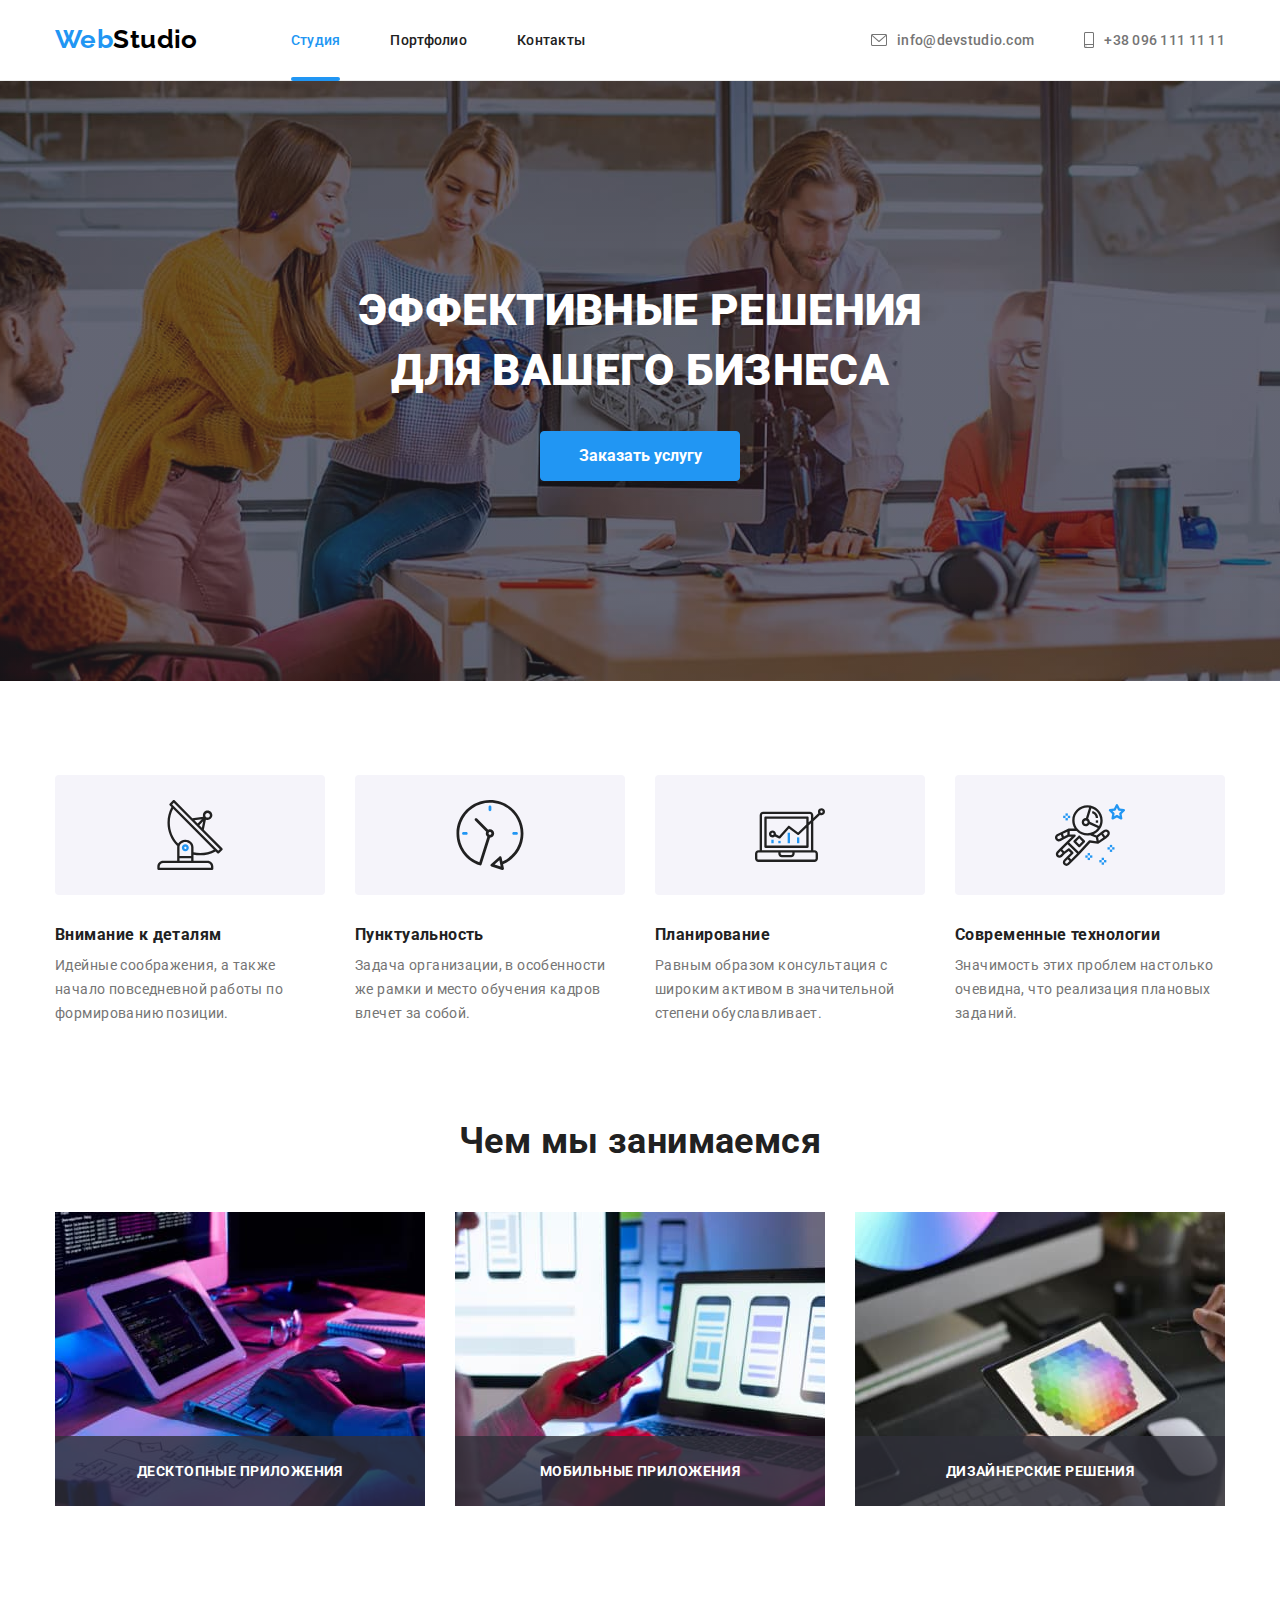
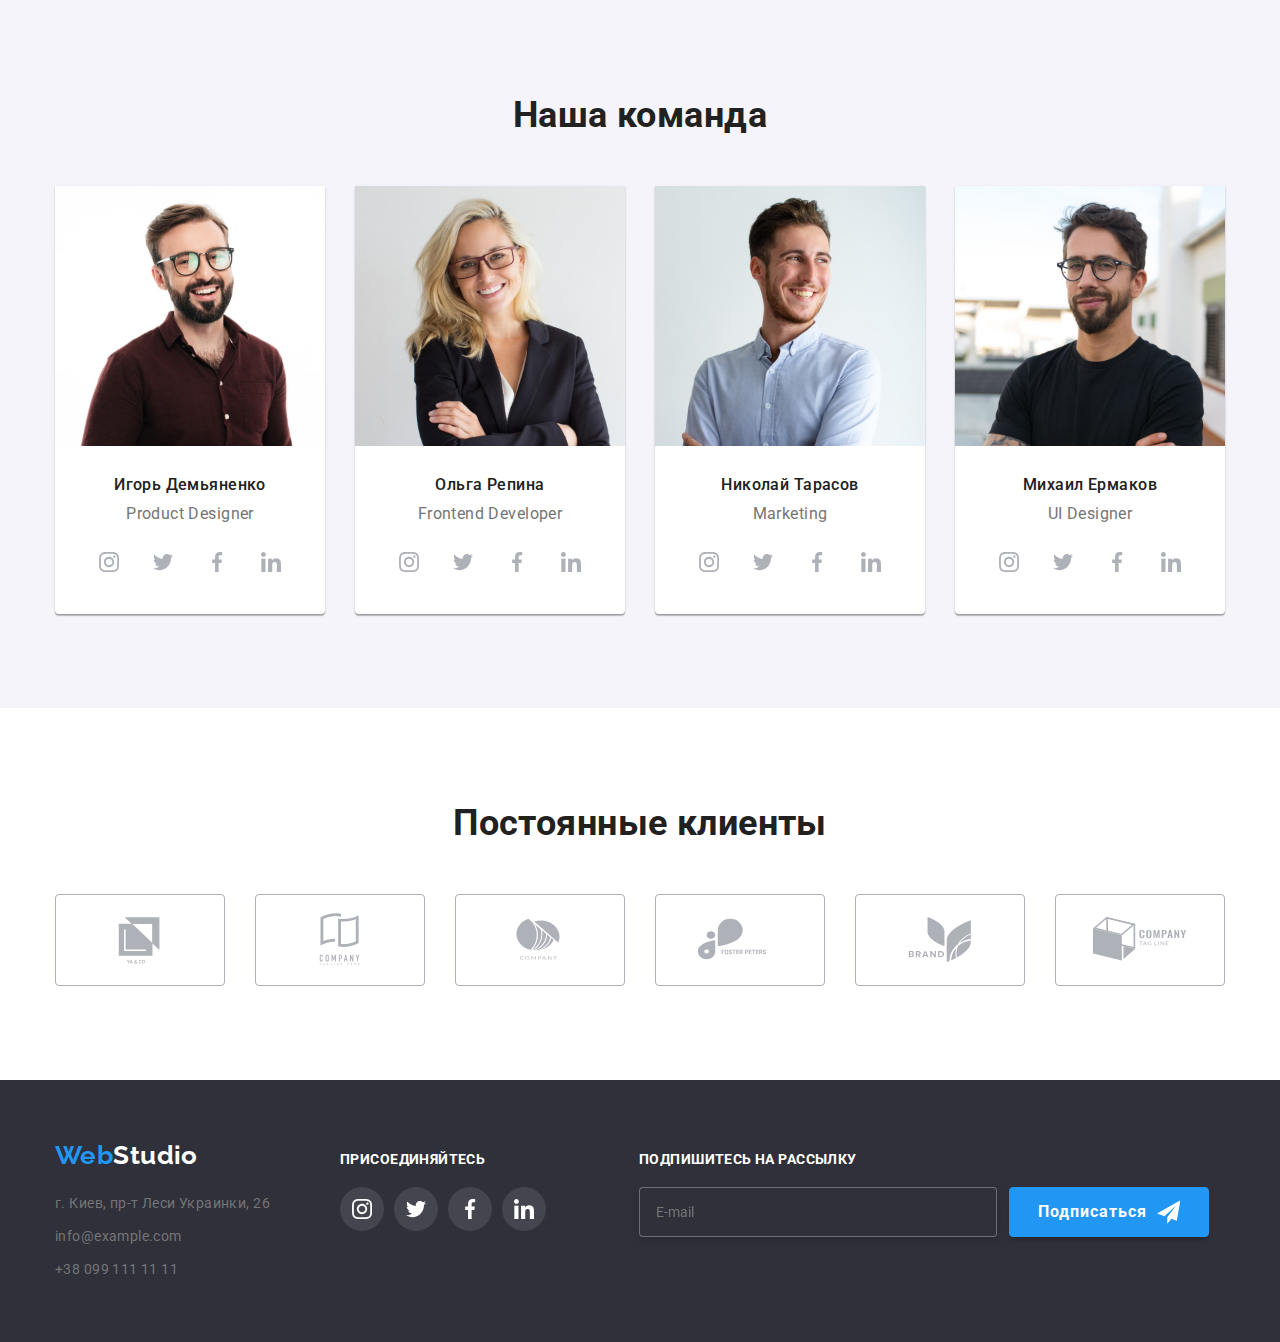
<file: index.html>
<!DOCTYPE html>
<html lang="ru">
<head>
    <meta charset="UTF-8">
    <meta http-equiv="X-UA-Compatible" content="IE=edge">
    <meta name="viewport" content="width=device-width, initial-scale=1.0">
    <title>WebStudio (Version 2.1)</title>
        <link rel="preconnect" href="https://fonts.googleapis.com">
    <link rel="preconnect" href="https://fonts.gstatic.com" crossorigin>
    <link href="https://fonts.googleapis.com/css2?family=Raleway:wght@700&family=Roboto:wght@400;500;700;900&display=swap"
        rel="stylesheet">
    <link rel="stylesheet" href="https://cdnjs.cloudflare.com/ajax/libs/modern-normalize/1.1.0/modern-normalize.min.css">
    
    <link rel="stylesheet" href="./css/main.min.css">
    </head>
<body>
    <!-- header-->
<header class="header-nav header">
<div class="header-div container">

        <a lang="en" href="./index.html" class="logo-link"><span class="logo logo-accent">Web</span><span
                class="logo logo-header">Studio</span></a>
        
        <nav>
            <ul class="nav list">
                <li><a class="nav__link current" href="./index.html">Студия</a></li>
                <li><a class="nav__link" href="./portfolio.html">Портфолио</a></li>
                <li><a class="nav__link" href="">Контакты</a></li>
            </ul>
        </nav>
            <ul class="contact-list">
                <li><a class="nav__contact" href="mailto:info@devstudio.com">
                    <svg class="contacts__icon" width="16" height="12">
                        <use href="./images/icons.svg#icon-envelope"></use>
                    </svg>
                    info@devstudio.com</a></li>
                <li><a class="nav__contact" href="tel:+380961111111">
                    <svg class="contacts__icon" width="10" height="16">
                        <use href="./images/icons.svg#icon-smartphone"></use>
                    </svg>
                    +38 096 111 11 11</a></li>
            </ul>

</div>
</header>
        <!-- main -->
    <main>
        <!--Герой-->
        <section class="hero">
            <div class="container">
            <h1 class="hero__title">Эффективные решения <br>для вашего бизнеса</h1>
            <button class="hero__button" type="button" data-modal-open>Заказать услугу</button>
            </div>
        </section>
        
            <!-- Особенности -->
<section class="features section">
    <div class="container">
            <h2 class="visually-hidden">Особенности</h2>
            <ul class="features__list">
                <li class="features__item">
                    <div class="features__icon-box">
                        <svg class="features__icon">
                            <use href="./images/icons.svg#icon-antenna-1"></use>
                        </svg>
                    </div>
                        
                    <h3 class="title-text">Внимание к деталям</h3>
                    <p class="features__paragraph">Идейные соображения, а также начало повседневной работы по формированию позиции.
                    </p>
                </li>
                <li class="features__item">
                    <div class="features__icon-box">
                        <svg class="features__icon">
                            <use href="./images/icons.svg#icon-clock-1"></use>
                        </svg>
                    </div>
                        
                    <h3 class="title-text">Пунктуальность</h3>
                    <p class="features__paragraph">Задача организации, в особенности же рамки и место обучения кадров влечет за
                        собой.</p>
                </li>
                <li class="features__item">
                    <div class="features__icon-box">
                        <svg class="features__icon">
                            <use href="./images/icons.svg#icon-diagram-1"></use>
                        </svg>
                    </div>

                    <h3 class="title-text">Планирование</h3>
                    <p class="features-paragraph">Равным образом консультация с широким активом в значительной степени
                        обуславливает.</p>
                </li>
                <li class="features__item">
                    <div class="features__icon-box">
                        <svg class="features__icon">
                            <use href="./images/icons.svg#icon-astronaut-1"></use>
                        </svg>
                    </div>
                    <h3 class="title-text">Современные технологии</h3>
                    <p class="features__paragraph">Значимость этих проблем настолько очевидна, что реализация плановых заданий.</p>
                </li>
            </ul>

    </div>

</section>

        <!--Чем мы занимаемся-->
        <section class="occupation__section section">
            <div class="container">
                <h2 class="section-title">Чем мы занимаемся</h2>
                <ul class="occupation__list">
                    <li class="occupation__item"><img src="./images/box1.jpg" alt="печатаем" width="370">
                        <div class="occupation__overlay"></div>
                        <span class="occupation__text">Десктопные приложения</span>

                    </li>
                    <li class="occupation__item"><img src="./images/box2.jpg" alt="смотрим в телефон" width="370">
                        <div class="occupation__overlay"></div>
                        <span class="occupation__text">Мобильные приложения</span>
                    </li>
                    <li class="occupation__item"><img src="./images/box3.jpg" alt="выбираем цвета в планшете" width="370">
                    <div class="occupation__overlay"></div>
                    <span class="occupation__text">Дизайнерские решения</span>
                    </li>
                </ul>

            </div>

        </section>

        <!--Наша команда-->
        <section class="team section">
            <div class="container">
                        <h2 class="section-title">Наша команда</h2>
                        <ul class="team__list">
                            <li class="team__member"><img src="./images/teamcard1.jpg" alt="Игорь Демьяненко" width="270">
                                <div class="team__card">
                                    <h3 class="team__name">Игорь Демьяненко</h3>
                                    <p class="team__job">Product Designer</p>
                                    <ul class="team__social">
                                        <li class="team__social-item">
                                            <a href="" class="team__social-link" aria-label="instagram link" rel="noreferrer noopener">
                                                <svg class="team__social-icon">
                                                    <use href="./images/icons.svg#icon-instagram-2"></use>
                                                </svg>
                                            </a>                                            
                                        </li>

                                        <li class="team__social-item">
                                            <a href="" class="team__social-link" aria-label="twitter link" rel="noreferrer noopener">
                                                <svg class="team__social-icon">
                                                    <use href="./images/icons.svg#icon-twitter-1"></use>
                                                </svg>
                                            </a>                                            
                                        </li>

                                        <li class="team__social-item">
                                            <a href="" class="team__social-link" aria-label="facebook link" rel="noreferrer noopener">
                                                <svg class="team__social-icon">
                                                    <use href="./images/icons.svg#icon-facebook-1"></use>
                                                </svg>
                                            </a>                                            
                                        </li>

                                        <li class="team__social-item">
                                            <a href="" class="team__social-link" aria-label="linkedin link" rel="noreferrer noopener">
                                                <svg class="team__social-icon">
                                                    <use href="./images/icons.svg#icon-linkedin-1"></use>
                                                </svg>
                                            </a>                                            
                                        </li>
                                    </ul>
                                </div>
                            </li>

                            <li class="team__member">
                                <img src="./images/teamcard2.jpg" alt="Ольга Репина" width="270">
                                <div class="team__card">
                                    <h3 class="team__name">Ольга Репина</h3>
                                    <p class="team__job">Frontend Developer</p>
                                    <ul class="team__social">
                                        <li class="team__social-item">
                                            <a href="" class="team__social-link" aria-label="instagram link" rel="noreferrer noopener">
                                                <svg class="team__social-icon">
                                                    <use href="./images/icons.svg#icon-instagram-2"></use>
                                                </svg>
                                            </a>
                                        </li>
                                    
                                        <li class="team__social-item">
                                            <a href="" class="team__social-link" aria-label="twitter link" rel="noreferrer noopener">
                                                <svg class="team__social-icon">
                                                    <use href="./images/icons.svg#icon-twitter-1"></use>
                                                </svg>
                                            </a>
                                        </li>
                                    
                                        <li class="team__social-item">
                                            <a href="" class="team__social-link" aria-label="facebook link" rel="noreferrer noopener">
                                                <svg class="team__social-icon">
                                                    <use href="./images/icons.svg#icon-facebook-1"></use>
                                                </svg>
                                            </a>
                                        </li>
                                    
                                        <li class="team__social-item">
                                            <a href="" class="team__social-link" aria-label="linkedin link" rel="noreferrer noopener">
                                                <svg class="team__social-icon">
                                                    <use href="./images/icons.svg#icon-linkedin-1"></use>
                                                </svg>
                                            </a>
                                        </li>
                                    </ul>
                                </div>
                            </li>

                            <li class="team__member">
                                <img src="./images/teamcard3.jpg" alt="Николай Тарасов" width="270">
                                <div class="team__card">
                                    <h3 class="team__name">Николай Тарасов</h3>
                                    <p class="team__job">Marketing</p>
                                    <ul class="team__social">
                                        <li class="team__social-item">
                                            <a href="" class="team__social-link" aria-label="instagram link" rel="noreferrer noopener">
                                                <svg class="team__social-icon">
                                                    <use href="./images/icons.svg#icon-instagram-2"></use>
                                                </svg>
                                            </a>
                                        </li>
                                    
                                        <li class="team__social-item">
                                            <a href="" class="team__social-link" aria-label="twitter link" rel="noreferrer noopener">
                                                <svg class="team__social-icon">
                                                    <use href="./images/icons.svg#icon-twitter-1"></use>
                                                </svg>
                                            </a>
                                        </li>
                                    
                                        <li class="team__social-item">
                                            <a href="" class="team__social-link" aria-label="facebook link" rel="noreferrer noopener">
                                                <svg class="team__social-icon">
                                                    <use href="./images/icons.svg#icon-facebook-1"></use>
                                                </svg>
                                            </a>
                                        </li>
                                    
                                        <li class="team__social-item">
                                            <a href="" class="team__social-link" aria-label="linkedin link" rel="noreferrer noopener">
                                                <svg class="team__social-icon">
                                                    <use href="./images/icons.svg#icon-linkedin-1"></use>
                                                </svg>
                                            </a>
                                        </li>
                                    </ul>
                                </div>
                            </li>

                            <li class="team__member">
                                <img src="./images/teamcard4.jpg" alt="Михаил Ермаков" width="270">
                                <div class="team__card">
                                    <h3 class="team__name">Михаил Ермаков</h3>
                                    <p class="team__job">UI Designer</p>
                                    <ul class="team__social">
                                        <li class="team__social-item">
                                            <a href="" class="team__social-link" aria-label="instagram link" rel="noreferrer noopener">
                                                <svg class="team__social-icon">
                                                    <use href="./images/icons.svg#icon-instagram-2"></use>
                                                </svg>
                                            </a>
                                        </li>
                                    
                                        <li class="team__social-item">
                                            <a href="" class="team__social-link" aria-label="twitter link" rel="noreferrer noopener">
                                                <svg class="team__social-icon">
                                                    <use href="./images/icons.svg#icon-twitter-1"></use>
                                                </svg>
                                            </a>
                                        </li>
                                    
                                        <li class="team__social-item">
                                            <a href="" class="team__social-link" aria-label="facebook link" rel="noreferrer noopener">
                                                <svg class="team__social-icon">
                                                    <use href="./images/icons.svg#icon-facebook-1"></use>
                                                </svg>
                                            </a>
                                        </li>
                                    
                                        <li class="team__social-item">
                                            <a href="" class="team__social-link" aria-label="linkedin link" rel="noreferrer noopener">
                                                <svg class="team__social-icon">
                                                    <use href="./images/icons.svg#icon-linkedin-1"></use>
                                                </svg>
                                            </a>
                                        </li>
                                    </ul>
                                </div>
                            </li>
                        </ul>

            </div>

        </section>

        <section class="clients section">
            <div class="container">
                <h2 class="section-title">Постоянные клиенты</h2>
                <ul class="clients__list">
                    <li class="clients__item">
                        <a href="" class="clients__link" aria-label="client1 link" rel="noreferrer noopener">
                            <svg class="client__icon" width= "106" height= "60">
                                <use href="./images/icons.svg#icon-ya--co"></use>
                            </svg>
                        </a>
                    </li>
                    <li class="clients__item">
                        <a href="" class="clients__link" aria-label="client2 link" rel="noreferrer noopener">
                            <svg class="client__icon" width= "106" height= "60">
                                <use href="./images/icons.svg#icon-company-tagline-here"></use>
                            </svg>
                        </a>
                    </li>
                    <li class="clients__item">
                        <a href="" class="clients__link" aria-label="client3 link" rel="noreferrer noopener">
                            <svg class="client__icon" width= "106" height= "60">
                                <use href="./images/icons.svg#icon-company-circle"></use>
                            </svg>
                        </a>
                    </li>
                    <li class="clients__item">
                        <a href="" class="clients__link" aria-label="client4 link" rel="noreferrer noopener">
                            <svg class="client__icon" width= "106" height= "60">
                                <use href="./images/icons.svg#icon-foster-peters"></use>
                            </svg>
                        </a>
                    </li>
                    <li class="clients__item">
                        <a href="" class="clients__link" aria-label="client5 link" rel="noreferrer noopener">
                            <svg class="client__icon" width= "106" height= "60">
                                <use href="./images/icons.svg#icon-brand"></use>
                            </svg>
                        </a>
                    </li>
                    <li class="clients__item">
                        <a href="" class="clients__link" aria-label="client6 link" rel="noreferrer noopener">
                            <svg class="client__icon" width= "106" height= "60">
                                <use href="./images/icons.svg#icon-company-box"></use>
                            </svg>
                        </a>
                    </li>
                </ul>

            </div>

        </section>

    </main>

<!-- footer -->
        <footer class="footer">
    <div class="container"> 
        <section class="footer__container">
            <h2 class="visually-hidden">Присоединяйтесь</h2>

            <div>
            <a lang="en" href="./index.html" class="footer__logo"><span class=" logo logo-accent">Web</span><span class="logo logo-footer">Studio</span></a>
            <address>
                <ul class="footer__list">
                    <li><a class="address" href="https://goo.gl/maps/949zWMk1F1yrqGog6" target="_blank" rel="noreferrer noopener">г. Киев, пр-т Леси Украинки, 26</a></li>
                    <li><a class="address" href="mailto:info@example.com">info@example.com</a></li>
                    <li><a class="address" href="tel:+380991111111">+38 099 111 11 11</a></li>
                </ul>
            </address>
            </div>

            <section class="join__section">
                <h3 class="join">присоединяйтесь</h3>
                <ul class="join__social">
                    <li class="join__item">
                        <a href="" class="join__social-link" aria-label="instagram link" rel="noreferrer noopener">
                            <svg class="join__social-icon">
                                <use href="./images/icons.svg#icon-instagram-2"></use>
                            </svg>
                        </a>
                    </li>
                
                    <li class="join__item">
                        <a href="" class="join__social-link" aria-label="instagram link" rel="noreferrer noopener">
                            <svg class="join__social-icon">
                                <use href="./images/icons.svg#icon-twitter-1"></use>
                            </svg>
                        </a>
                    </li>
                
                    <li class="join__item">
                        <a href="" class="join__social-link" aria-label="instagram link" rel="noreferrer noopener">
                            <svg class="join__social-icon">
                                <use href="./images/icons.svg#icon-facebook-1"></use>
                            </svg>
                        </a>
                    </li>
                
                    <li class="join__item">
                        <a href="" class="join__social-link" aria-label="instagram link" rel="noreferrer noopener">
                            <svg class="join__social-icon">
                                <use href="./images/icons.svg#icon-linkedin-1"></use>
                            </svg>
                        </a>
                    </li>
                </ul>
            </section>

            <section class="subscribe__section">
                <h3 class="join">Подпишитесь на рассылку</h3>
                
                <form autocomplete="off" class="subscribe__form">
                    <input class="subscribe__input" name="subscribe" type="email" id="email-subscribe" placeholder="E-mail">
                    
                    <button type="submit" class="subscribe__button">Подписаться
                        <svg class="subscribe__icon">
                            <use href="./images/icons.svg#icon-send"></use>
                        </svg>
                    </button>
                </form>
            </section>
        </section>
    </div>

        </footer>


<!-- Modal -->

        <div class="backdrop is-hidden" data-modal>
            <div class="modal">
                <button class="modal__button" type="button" data-modal-close>
                    <svg class="modal__button--close">
                        <use href="./images/icons.svg#icon-close"></use>
                    </svg>
                </button>

                <h2 class="modal__title">Оставьте свои данные, мы вам перезвоним</h2>

                <form autocomplete="off">

                    <div class="modal__input--div">                                       
                        <input class="modal__inputtab" name="name" type="text" id="name" placeholder=" ">
                        <label for="name" class="label">Имя</label>
                        <div class="modal__icon--div">
                        <svg class="modal__icon">
                            <use href="./images/icons.svg#icon-person"></use>
                        </svg>
                        </div>
                    </div>

                    <div class="modal__input--div">                                       
                        <input class="modal__inputtab" name="tel" type="tel" id="phonenumber" placeholder=" ">
                        <label for="phonenumber" class="label">Телефон</label>
                        <div class="modal__icon--div">
                        <svg class="modal__icon">
                            <use href="./images/icons.svg#icon-phone"></use>
                        </svg>
                        </div>
                    </div>

                    <div class="modal__input--div">                                       
                        <input class="modal__inputtab" name="email" type="email" id="email" placeholder=" ">
                        <label for="email" class="label">Почта</label>
                        <div class="modal__icon--div">
                        <svg class="modal__icon">
                            <use href="./images/icons.svg#icon-email"></use>
                        </svg>
                        </div>
                    </div>

                    <div class="comment-field">    
                                                      
                        <textarea class="modal__inputtab comment" name="comment" id="comment"  placeholder="Введите текст" ></textarea>                       
                        <label for="comment" class="label">Комментарий</label>
                        
                    </div>

                    <div class="agreement">                    
                        <input class="checkbox visually-hidden" type="checkbox" required name="agreement" id="agreement" value="agree">                        
                        <label class="agreement__check" for="agreement">Соглашаюсь с рассылкой и принимаю <a class="agreement__link" href="">Условия договора</a> </label>
                    </div>

                    <button type="submit" class="submit">Отправить</button>

                </form>
            </div>
        </div>

        <script src="./js/modal.js"></script>

    </body>
</html>
</file>
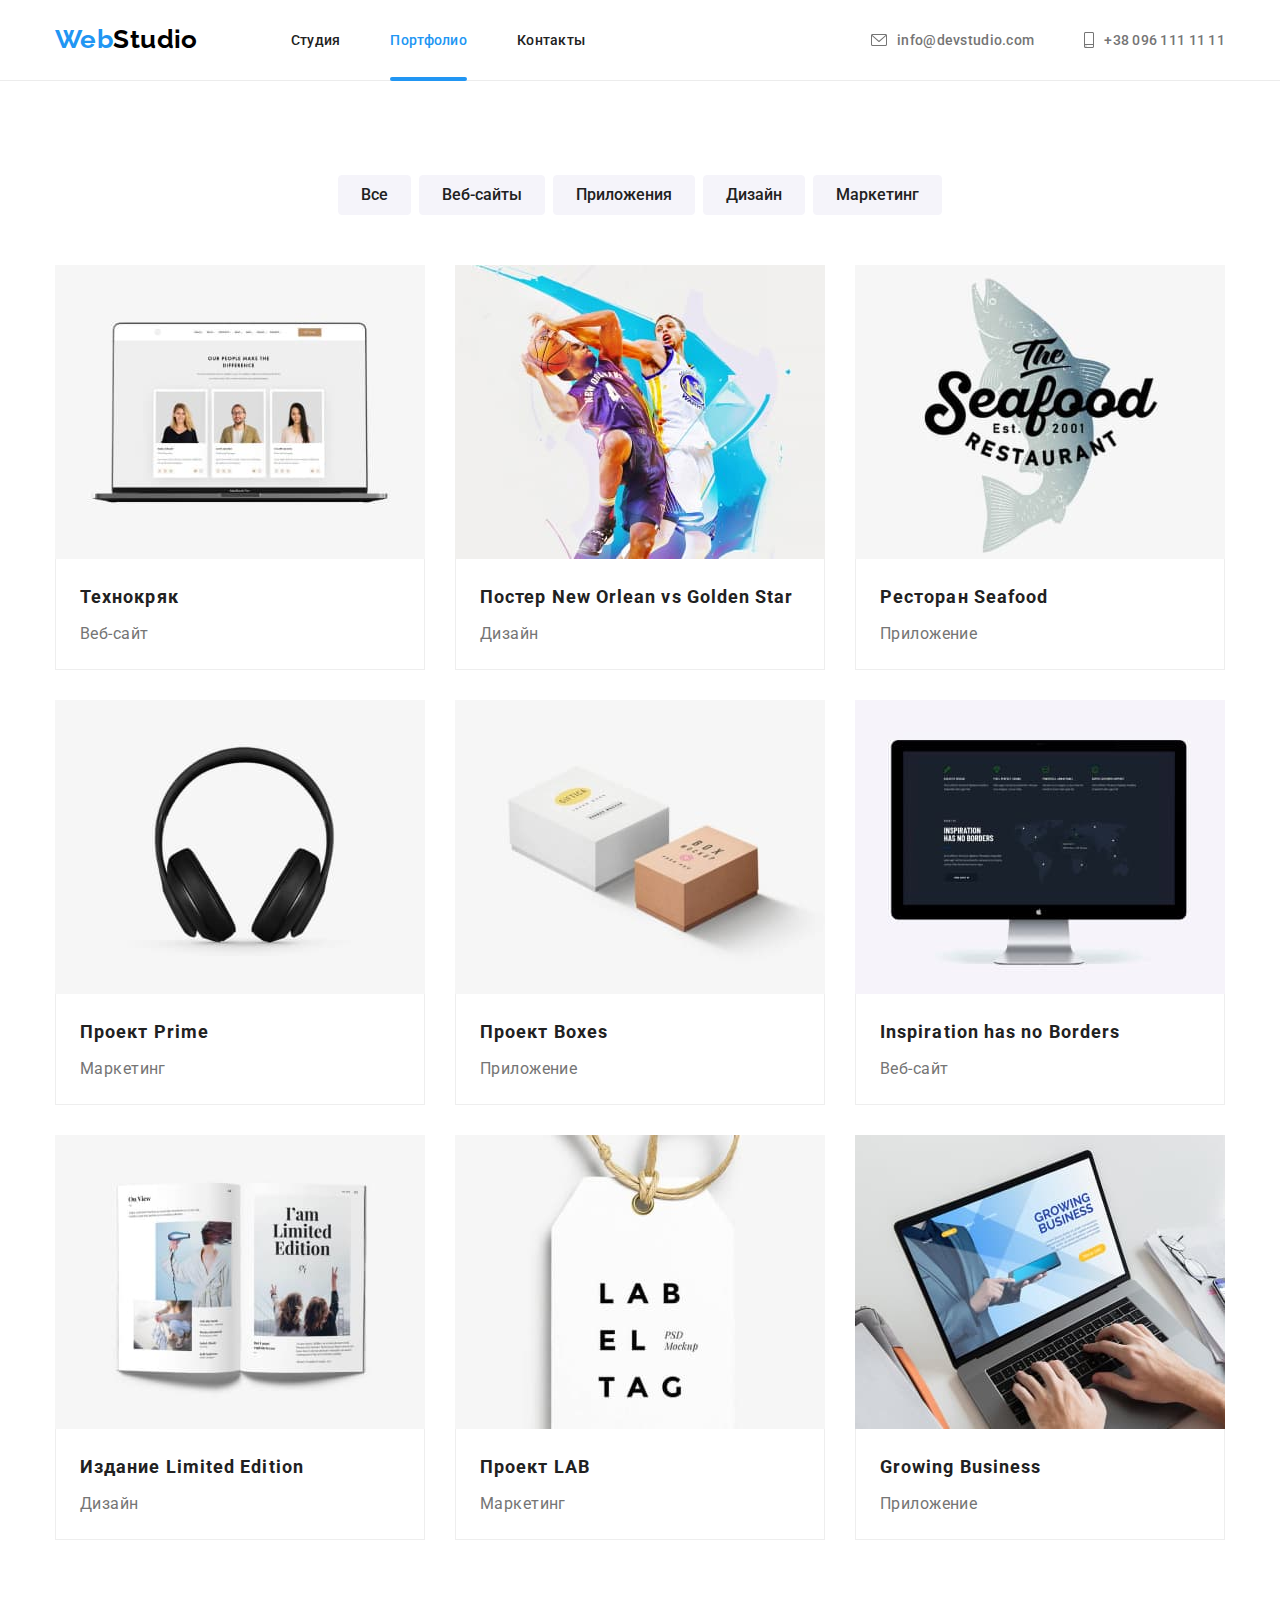
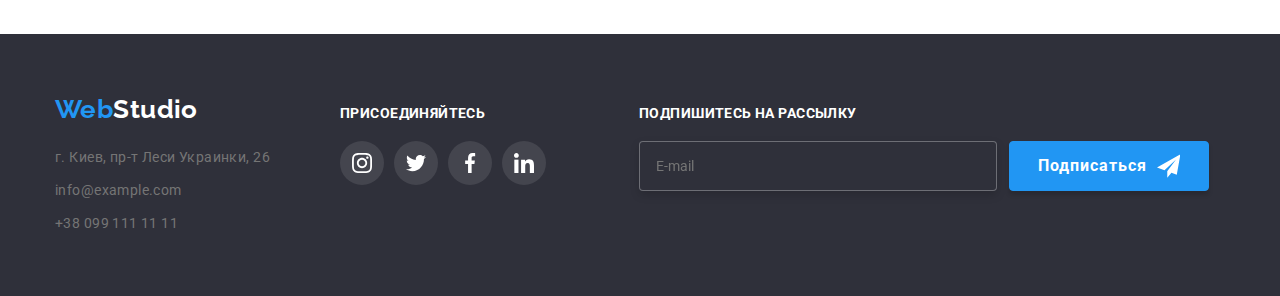
<file: portfolio.html>
<!DOCTYPE html>
<html lang="ru">

<head>
    <meta charset="UTF-8">
    <meta http-equiv="X-UA-Compatible" content="IE=edge">
    <meta name="viewport" content="width=device-width, initial-scale=1.0">
    <title>WebStudio (Version 2.1)</title>
    <link rel="preconnect" href="https://fonts.googleapis.com">
    <link rel="preconnect" href="https://fonts.gstatic.com" crossorigin>
    <link
        href="https://fonts.googleapis.com/css2?family=Raleway:wght@700&family=Roboto:wght@400;500;700;900&display=swap"
        rel="stylesheet">
    <link rel="stylesheet" href="https://cdnjs.cloudflare.com/ajax/libs/modern-normalize/1.1.0/modern-normalize.min.css">
    
    <link rel="stylesheet" href="./css/main.min.css">
</head>

<body>
<!-- header -->
<header class="header-nav header">
    <div class="header-div container">
    
            <a lang="en" href="./index.html" class="logo-link"><span class="logo logo-accent">Web</span><span
                    class="logo logo-header">Studio</span></a>
            
            <nav>
                <ul class="nav list">
                    <li><a class="nav__link" href="./index.html">Студия</a></li>
                    <li><a class="nav__link current" href="./portfolio.html">Портфолио</a></li>
                    <li><a class="nav__link" href="">Контакты</a></li>
                </ul>
            </nav>
                <ul class="contact-list">
                    <li><a class="nav__contact" href="mailto:info@devstudio.com">
                        <svg class="contacts__icon" width="16" height="12">
                            <use href="./images/icons.svg#icon-envelope"></use>
                        </svg>
                        info@devstudio.com</a></li>
                    <li><a class="nav__contact" href="tel:+380961111111">
                        <svg class="contacts__icon" width="10" height="16">
                            <use href="./images/icons.svg#icon-smartphone"></use>
                        </svg>
                        +38 096 111 11 11</a></li>
                </ul>
    
    </div>
    </header>

<!-- main -->
    <main>
       <!-- filters -->
       <section class="section">
           <div class="container">
           <h1 class="visually-hidden">Портфолио</h1>
           <ul class="filter list">
            <li><button class="filter__button" type="button">Все</button></li>
            <li><button class="filter__button" type="button">Веб-сайты</button></li>
            <li><button class="filter__button" type="button">Приложения</button></li>
            <li><button class="filter__button" type="button">Дизайн</button></li>
            <li><button class="filter__button" type="button">Маркетинг</button></li>
           </ul>
        

       <!-- projects -->
       
               <ul class="projects">
            <li class="projects__item">
                <a href="" class="link projects__link">
                    <div class="portfolio__thumb"> 
                        <img  width="370" src="./images/technokr.jpg" alt="Технокряк">
                                               
                        <div class="portfolio__overlay"></div>
                        <span class="portfolio__overlay-text">Технокряк это современная площадка распространения коронавируса. Компании
                            используют эту платформу для цифрового
                            шпионажа и атак на защищённые сервера конкурентов.</span>
                    </div>

                    <div class="projects__text">
                        <h2 class="title-portfolio">Технокряк</h2>
                        <p class="project-type">Веб-сайт</p>
                    </div>

                </a>
            </li>

            <li class="projects__item">
                <a href="" class="link projects__link">
                    <div class="portfolio__thumb"> 
                    <img width="370" src="./images/poster-new-orlean.jpg" alt="Постер New Orlean vs Golden Star">
                    <div class="portfolio__overlay"></div>
                    <span class="portfolio__overlay-text">Lorem ipsum dolor, sit amet consectetur adipisicing elit. Exercitationem ab quos fugit vitae quis dolorum accusantium non alias, assumenda perferendis!</span>
                    </div>
                <div class="projects__text">
                    
                    <h2 class="title-portfolio">Постер New Orlean vs Golden Star</h2>
                    <p class="project-type">Дизайн</p>
                </div>               
                </a>
            </li>

            <li class="projects__item">
                <a href="" class="link projects__link">
                    <div class="portfolio__thumb">
                    <img width="370" src="./images/seafood.jpg" alt="Ресторан Seafood">
                    <div class="portfolio__overlay"></div>
                    <span class="portfolio__overlay-text">Lorem ipsum dolor, sit amet consectetur adipisicing elit. Exercitationem ab quos
                        fugit vitae quis dolorum accusantium non alias, assumenda perferendis!</span>
                    </div>
                <div class="projects__text">
                    <h2 class="title-portfolio">Ресторан Seafood</h2>
                    <p class="project-type">Приложение</p>
                </div>
                </a>
            </li>

            <li class="projects__item">
                <a href="" class="link projects__link">
                    <div class="portfolio__thumb">
                    <img width="370" src="./images/prime.jpg" alt="Проект Prime">
                    <div class="portfolio__overlay"></div>
                    <span class="portfolio__overlay-text">Lorem ipsum dolor, sit amet consectetur adipisicing elit. Exercitationem ab quos
                        fugit vitae quis dolorum accusantium non alias, assumenda perferendis!</span>
                    </div>
                <div class="projects__text">
                    <h2 class="title-portfolio">Проект Prime</h2>
                    <p class="project-type">Маркетинг</p>
                </div>
                </a>
            </li>

        <li class="projects__item">
                <a href="" class="link projects__link">
                    <div class="portfolio__thumb">
                    <img width="370" src="./images/boxes.jpg" alt="Проект Boxes">
                    <div class="portfolio__overlay"></div>
                    <span class="portfolio__overlay-text">Lorem ipsum dolor, sit amet consectetur adipisicing elit. Exercitationem ab quos
                        fugit vitae quis dolorum accusantium non alias, assumenda perferendis!</span>
                    </div>
                <div class="projects__text">
                    <h2 class="title-portfolio">Проект Boxes</h2>
                    <p class="project-type">Приложение</p>
                </div>
                </a>
            </li>

            <li class="projects__item">
                <a href="" class="link projects__link">
                    <div class="portfolio__thumb">
                    <img width="370" src="./images/inspiration.jpg" alt="Inspiration has no Borders">
                    <div class="portfolio__overlay"></div>
                    <span class="portfolio__overlay-text">Lorem ipsum dolor, sit amet consectetur adipisicing elit. Exercitationem ab quos
                        fugit vitae quis dolorum accusantium non alias, assumenda perferendis!</span>
                    </div>
                <div class="projects__text">
                    <h2 class="title-portfolio">Inspiration has no Borders</h2>
                    <p class="project-type">Веб-сайт</p>
                </div>
                </a>
            </li>

            <li class="projects__item">
                <a href="" class="link projects__link">
                    <div class="portfolio__thumb">
                    <img width="370" src="./images/limited-edition.jpg" alt="Издание Limited Edition">
                    <div class="portfolio__overlay"></div>
                    <span class="portfolio__overlay-text">Lorem ipsum dolor, sit amet consectetur adipisicing elit. Exercitationem ab quos
                        fugit vitae quis dolorum accusantium non alias, assumenda perferendis!</span>
                    </div>
                <div class="projects__text">
                    <h2 class="title-portfolio">Издание Limited Edition</h2>
                    <p class="project-type">Дизайн</p>
                </div>
                </a>
            </li>

            <li class="projects__item">
                <a href="" class="link projects__link">
                    <div class="portfolio__thumb">
                    <img width="370" src="./images/lab.jpg" alt="Проект LAB">
                    <div class="portfolio__overlay"></div>
                    <span class="portfolio__overlay-text">Lorem ipsum dolor, sit amet consectetur adipisicing elit. Exercitationem ab quos
                        fugit vitae quis dolorum accusantium non alias, assumenda perferendis!</span>
                    </div>
                <div class="projects__text">
                    <h2 class="title-portfolio">Проект LAB</h2>
                    <p class="project-type">Маркетинг</p>
                </div>
                </a>
            </li>
            <li class="projects__item">
                <a href="" class="link projects__link">
                    <div class="portfolio__thumb">
                    <img width="370" src="./images/growing-business.jpg" alt="Growing Business">
                    <div class="portfolio__overlay"></div>
                    <span class="portfolio__overlay-text">Lorem ipsum dolor, sit amet consectetur adipisicing elit. Exercitationem ab quos
                        fugit vitae quis dolorum accusantium non alias, assumenda perferendis!</span>
                    </div>
                <div class="projects__text">
                    <h2 class="title-portfolio">Growing Business</h2>
                    <p class="project-type">Приложение</p>
                </div>
                </a>
            </li>   
           </ul>
        </div>
       </section>

   </main>

<!-- footer -->
<footer class="footer">
    <div class="container"> 
        <section class="footer__container">
            <h2 class="visually-hidden">Присоединяйтесь</h2>

            <div>
            <a lang="en" href="./index.html" class="footer__logo"><span class=" logo logo-accent">Web</span><span class="logo logo-footer">Studio</span></a>
            <address>
                <ul class="footer__list">
                    <li><a class="address" href="https://goo.gl/maps/949zWMk1F1yrqGog6" target="_blank" rel="noreferrer noopener">г. Киев, пр-т Леси Украинки, 26</a></li>
                    <li><a class="address" href="mailto:info@example.com">info@example.com</a></li>
                    <li><a class="address" href="tel:+380991111111">+38 099 111 11 11</a></li>
                </ul>
            </address>
            </div>

            <section class="join__section">
                <h3 class="join">присоединяйтесь</h3>
                <ul class="join__social">
                    <li class="join__item">
                        <a href="" class="join__social-link" aria-label="instagram link" rel="noreferrer noopener">
                            <svg class="join__social-icon">
                                <use href="./images/icons.svg#icon-instagram-2"></use>
                            </svg>
                        </a>
                    </li>
                
                    <li class="join__item">
                        <a href="" class="join__social-link" aria-label="instagram link" rel="noreferrer noopener">
                            <svg class="join__social-icon">
                                <use href="./images/icons.svg#icon-twitter-1"></use>
                            </svg>
                        </a>
                    </li>
                
                    <li class="join__item">
                        <a href="" class="join__social-link" aria-label="instagram link" rel="noreferrer noopener">
                            <svg class="join__social-icon">
                                <use href="./images/icons.svg#icon-facebook-1"></use>
                            </svg>
                        </a>
                    </li>
                
                    <li class="join__item">
                        <a href="" class="join__social-link" aria-label="instagram link" rel="noreferrer noopener">
                            <svg class="join__social-icon">
                                <use href="./images/icons.svg#icon-linkedin-1"></use>
                            </svg>
                        </a>
                    </li>
                </ul>
            </section>

            <section class="subscribe__section">
                <h3 class="join">Подпишитесь на рассылку</h3>
                
                <form autocomplete="off" class="subscribe__form">
                    <input class="subscribe__input" name="subscribe" type="email" id="email-subscribe" placeholder="E-mail">
                    
                    <button type="submit" class="subscribe__button">Подписаться
                        <svg class="subscribe__icon">
                            <use href="./images/icons.svg#icon-send"></use>
                        </svg>
                    </button>
                </form>
            </section>
        </section>
    </div>

        </footer>


</body>

</html>
</file>
<file: css/main.min.css>
:root{--main-text: #757575;--title-color: #212121;--accent-color: #2196f3;--main-background: #ffffff;--secondary-background: #f5f4fa;--black: #000000;--white: #ffffff;--dark-background: #2f303a;--address-inactive: color: rgba(255, 255, 255, 0.6);--header-border: #ECECEC;--hero-button-hover: #188CE8;--social-icon: #AFB1B8;--cubic: cubic-bezier(0.4, 0, 0.2, 1)}body{color:var(--main-text);background-color:var(--main-background);font-family:"Roboto",sans-serif;font-size:14px;line-height:1.71;letter-spacing:0.03em}.section{padding-top:94px;padding-bottom:94px}h1,h2,h3,p{margin:0;padding:0}img{display:block;max-width:100%;height:auto}ul{list-style:none;margin:0;padding:0}.link{text-decoration:none}.container{width:1200px;padding:0 15px;margin-right:auto;margin-left:auto}.visually-hidden{position:absolute;white-space:nowrap;width:1px;height:1px;overflow:hidden;border:0;padding:0;clip:rect(0 0 0 0);clip-path:inset(50%);margin:-1px}.section-title{color:var(--title-color);font-weight:700;font-size:36px;line-height:1.17;text-align:center;margin-bottom:50px}.title-text{color:var(--title-color);font-weight:700;line-height:1.17;margin-bottom:10px}.logo-link{display:block;padding-top:24px;padding-bottom:24px;text-decoration:none}.logo{font-family:"Raleway", sans-serif;font-weight:700;font-size:26px;line-height:1.17}.logo-accent{color:var(--accent-color)}.logo-header{color:var(--black)}.logo-footer{color:var(--main-background)}.header{border-bottom:1px solid #ECECEC}.header-div{display:flex;align-items:center;justify-content:flex-start}.nav{display:flex;margin-left:93px}.nav li:not(:last-child){margin-right:50px}.nav__link{display:block;padding-top:32px;padding-bottom:32px;color:var(--title-color);font-weight:500;line-height:1.17;text-decoration:none;letter-spacing:0.02em;transition:color 250ms var(--cubic)}.nav__link:hover,.nav__link:focus,.nav__link:active{color:var(--accent-color)}.current{display:block;padding-top:32px;padding-bottom:32px;color:var(--accent-color);font-weight:500;text-decoration:none;letter-spacing:0.02em;position:relative}.current::after{content:"";display:flex;width:100%;height:4px;background-color:var(--accent-color);border-radius:2px;position:absolute;bottom:-1px}.contact-list{display:flex;margin-left:auto}.contact-list li+li{margin-left:50px}.nav__contact{display:flex;justify-content:space-evenly;justify-content:center;align-items:center;padding-top:32px;padding-bottom:32px;color:var(--main-text);font-weight:500;line-height:1.17;text-decoration:none;letter-spacing:0.02em;transition:color 250ms var(--cubic)}.nav__contact:hover,.nav__contact:focus{color:var(--accent-color)}.contacts__icon{fill:currentColor;margin-right:10px}.hero{background-color:var(--dark-background);text-align:center;padding-top:200px;padding-bottom:200px;background-image:linear-gradient(rgba(47,48,58,0.4), rgba(47,48,58,0.4)),url("../images/hero.jpg");max-width:1600px;margin-left:auto;margin-right:auto;background-repeat:no-repeat;background-position:center;background-size:cover}.hero__title{font-size:44px;color:var(--white);font-weight:900;line-height:1.36;text-transform:uppercase;margin-bottom:30px}.hero__button{background-color:var(--accent-color);border:1px solid var(--accent-color);border-radius:4px;color:var(--white);cursor:pointer;font-family:inherit;font-weight:700;line-height:1.875;font-size:16px;width:200px;height:50px;transition:background-color 250ms var(--cubic)}.hero__button:hover,.hero__button:focus{background-color:var(--hero-button-hover)}.features__list{display:flex;justify-content:center}.features__list li+li{margin-left:30px}.features__item{width:270px}.features__paragraph{display:block;width:270px}.features__icon{width:70px;height:70px}.features__icon-box{display:flex;justify-content:space-evenly;justify-content:center;align-items:center;width:270px;height:120px;background-color:var(--secondary-background);border-radius:4px;margin-bottom:30px}.occupation__section{padding-top:0}.occupation__list{display:flex;justify-content:center}.occupation__list li+li{margin-left:30px}.occupation__item{position:relative}.occupation__overlay{background-color:var(--dark-background);display:block;position:absolute;height:70px;left:0;right:0;bottom:0;opacity:80%}.occupation__text{font-style:normal;font-weight:700;font-size:14px;line-height:16px;letter-spacing:0.03em;text-transform:uppercase;text-align:center;color:var(--main-background);display:block;width:370px;position:absolute;bottom:27px}.team.section{background-color:var(--secondary-background)}.team__list{display:flex;justify-content:center}.team__list>li+li{margin-left:30px}.team__member{background-color:var(--main-background);box-shadow:0px 1px 3px rgba(0,0,0,0.12),0px 1px 1px rgba(0,0,0,0.14),0px 2px 1px rgba(0,0,0,0.2);border-radius:0px 0px 4px 4px;width:270px;text-align:center}.team__card{padding-top:30px;padding-bottom:30px}.team__name{color:var(--title-color);font-weight:500;line-height:1.17;font-size:16px}.team__job{line-height:1.17;font-size:16px;margin-top:10px}.team__social{margin-top:16px;display:flex;justify-content:space-evenly;justify-content:center;align-items:center}.team__social-item{color:var(--social-icon)}.team__social-item:not(:last-child){margin-right:10px}.team__social-link{color:var(--social-icon);fill:var(--social-icon);width:44px;height:44px;display:flex;justify-content:center;align-items:center;border-radius:50%;transition:background-color 250ms var(--cubic)}.team__social-link:hover,.team__social-link:focus{color:var(--main-background);fill:currentColor;background-color:var(--accent-color)}.team__social-icon{width:20px;height:20px;fill:currentColor}.clients__list{display:flex}.clients__item{display:flex}.clients__item:not(:last-child){margin-right:30px}.clients__link{color:var(--social-icon);width:170px;height:92px;border:1px solid var(--social-icon);border-radius:4px;display:flex;justify-content:center;align-items:center;transition:border 250ms var(--cubic),color 250ms var(--cubic)}.clients__link:hover,.clients__link:focus{border:1px solid var(--accent-color);color:var(--accent-color)}.client__icon{fill:currentColor}.footer{margin-right:auto;margin-left:auto;padding-top:60px;padding-bottom:60px;background-color:var(--dark-background)}.footer__logo{display:block;margin-bottom:20px;text-decoration:none}.address{color:var(--address-inactive);font-style:normal;text-decoration:none;transition:color 250ms var(--cubic)}.address:hover,.address:focus{color:var(--white)}.footer__list li+li{margin-top:9px}.footer__container{display:flex;align-items:baseline}.join__section{margin-left:70px;width:206px}.join{font-style:normal;font-weight:700;font-size:14px;line-height:16px;letter-spacing:0.03em;text-transform:uppercase;color:var(--main-background);margin-bottom:20px}.join__social{display:flex;align-items:center}.join__social-link{color:var(--main-background);width:44px;height:44px;background-color:rgba(255,255,255,0.1);border-radius:50%;display:flex;justify-content:center;align-items:center;transition:background-color 250ms var(--cubic)}.join__social-link:hover,.join__social-link:focus{background-color:var(--accent-color)}.join__item:not(:last-child){margin-right:10px}.join__social-icon{width:20px;height:20px;fill:currentColor}.subscribe__section{margin-left:93px}.subscribe__button{display:flex;align-items:center;text-align:center;width:200px;height:50px;border-radius:4px;padding:10px 28px;margin-left:12px;background-color:var(--accent-color);border:1px solid var(--accent-color);box-shadow:0px 4px 4px rgba(0,0,0,0.15);font-weight:700;font-size:16px;line-height:30px;letter-spacing:0.06em;color:var(--main-background);cursor:pointer}.subscribe__icon{fill:currentColor;width:24px;height:24px;margin-left:10px}.subscribe__form{display:flex}.subscribe__input{width:358px;height:50px;border:1px solid rgba(255,255,255,0.3);box-sizing:border-box;filter:drop-shadow(0px 4px 4px rgba(0,0,0,0.15));border-radius:4px;background-color:var(--dark-background);padding:15px 16px;color:var(--white)}.backdrop{position:fixed;top:0;left:0;right:0;bottom:0;background:rgba(0,0,0,0.2);transition:opacity 250ms var(--cubic)}.is-hidden{visibility:0;opacity:0;pointer-events:none}.backdrop.is-hidden .modal{transform:translate(-50%, 300%) scale(3)}.modal{min-width:528px;min-height:581px;background-color:var(--main-background);position:absolute;top:50%;left:50%;transform:translate(-50%, -50%) scale(1);transition:transform 300ms var(--cubic);padding:40px}.modal__button{padding:0;position:absolute;right:8px;top:8px;width:30px;height:30px;display:flex;align-items:center;justify-content:center;background-color:var(--main-background);color:#000000;border:1px solid #0000001A;border-radius:50%;transition:color 250ms var(--cubic)}.modal__button:hover,.modal__button:focus{color:var(--accent-color)}.modal__button--close{width:11px;height:11px;fill:currentColor}.modal__title{color:var(--title-color);font-weight:700;font-size:20px;line-height:23px;text-align:center;letter-spacing:0.03em;margin-bottom:30px}.modal__input--div{display:block;position:relative;width:448px;height:58px;margin-bottom:10px}.label{font-size:12px;line-height:14px;letter-spacing:0.01em;position:absolute;top:-11px;left:0;transform:translateY(-50%);user-select:none}.modal__inputtab{width:100%;height:40px;border:1px solid rgba(33,33,33,0.2);border-radius:4px;padding:12px 42px;outline:none;transition:border-color 250ms var(--cubic),color 250ms var(--cubic)}.modal__inputtab:hover,.modal__inputtab:focus{border-color:var(--accent-color)}.modal__inputtab:not(:placeholder-shown){border-color:var(--accent-color)}.modal__icon--div{color:var(--title-color);transition:color 250ms var(--cubic)}.modal__icon--div:hover,.modal__icon--div:focus{color:var(--accent-color)}.modal__inputtab:hover ~ .modal__icon--div,.modal__inputtab:focus ~ .modal__icon--div{color:var(--accent-color)}.modal__inputtab:not(:placeholder-shown) ~ .modal__icon--div{color:var(--accent-color)}.modal__icon{fill:currentColor;width:18px;height:18px;position:absolute;top:11px;left:12px}.comment-field{display:block;position:relative;width:448px;height:120px;margin-bottom:20px}.comment{resize:none;padding:12px 16px;width:448px;height:120px}.agreement{display:flex;align-items:center;justify-content:center;margin-bottom:30px;user-select:none}.checkbox-square{width:16px;height:15px;border:2px solid var(--title-color);border-radius:4px;margin-right:8px;display:flex;align-items:center;justify-items:center;background-origin:border-box}.checkbox{position:absolute;white-space:nowrap;width:1px;height:1px;overflow:hidden;border:0;padding:0;clip:rect(0 0 0 0);clip-path:inset(50%);margin:-1px}.agreement__link{text-decoration:underline;color:var(--accent-color)}.agreement__check{cursor:pointer;user-select:none;display:flex;align-items:center;justify-content:center}.agreement__check::before{content:' ';margin-right:8px;min-width:16px;min-height:15px;background-origin:border-box;background-size:cover;cursor:pointer;width:16px;height:15px;border:2px solid var(--title-color);border-radius:4px;margin-right:8px;transition:background-image 250ms var(--cubic)}.checkbox:checked ~ .agreement__check::before{background-image:url("../images/iconcheck.svg");border:none}.icon-check{width:11px;height:8px}.submit{display:block;margin-right:auto;margin-left:auto;width:200px;height:50px;padding:0;font-weight:700;font-size:16px;line-height:30px;letter-spacing:0.06em;color:var(--main-background);border:1px solid var(--accent-color);background-color:var(--accent-color);border-radius:4px;cursor:pointer;filter:drop-shadow(0px 4px 4px rgba(0,0,0,0.25));transition:border-color 250ms var(--cubic),background-color 250ms var(--cubic)}.submit:hover,.submit:focus{border-color:var(--hero-button-hover);background-color:var(--hero-button-hover);box-shadow:0px 4px 4px rgba(0,0,0,0.15)}.filter{display:flex;justify-content:center}.filter li+li{margin-left:8px}.filter__button{background-color:var(--secondary-background);color:var(--title-color);line-height:1.625;font-weight:500;font-size:16px;border:1px solid var(--secondary-background);border-radius:4px;padding:6px 22px;transition:background-color 250ms var(--cubic),color 250ms var(--cubic),border 250ms var(--cubic),box-shadow 250ms var(--cubic)}.filter__button:hover,.filter__button:focus{background-color:var(--accent-color);color:var(--main-background);cursor:pointer;border:1px solid var(--accent-color);box-shadow:0px 3px 1px rgba(0,0,0,0.1),0px 1px 2px rgba(0,0,0,0.08),0px 2px 2px rgba(0,0,0,0.12)}.title-portfolio{color:var(--title-color);font-size:18px;line-height:2;letter-spacing:0.06em;margin-bottom:4px}.project-type{line-height:1.875;color:var(--main-text);font-size:16px}.projects{margin-top:50px;display:flex;flex-wrap:wrap;justify-content:center}.projects li:nth-child(3n+1){margin-left:0}.projects li:nth-last-child(-n+3){margin-bottom:0}.projects__item{margin-bottom:30px;margin-left:30px}.projects__link{display:block;width:370px;position:relative;transition:box-shadow 250ms var(--cubic)}.projects__link:hover,.projects__link:focus{box-shadow:0px 1px 1px rgba(0,0,0,0.12),0px 4px 4px rgba(0,0,0,0.06),1px 4px 6px rgba(0,0,0,0.16)}.portfolio__thumb{display:block;position:relative;overflow:hidden;top:0;left:0;width:370px}.portfolio__overlay{position:absolute;display:block;background-color:var(--accent-color);width:100%;height:294px;top:0;left:0;transition:transform 250ms var(--cubic);transform:translateY(101%);opacity:90%}.projects__link:hover .portfolio__overlay,.projects__link:focus .portfolio__overlay{transform:translateY(0)}.portfolio__overlay-text{position:absolute;display:block;width:322px;height:100%;top:63px;left:24px;font-size:18px;line-height:28px;letter-spacing:0.03em;color:var(--main-background);transition:transform 250ms var(--cubic);transform:translateY(101%)}.projects__link:hover .portfolio__overlay-text,.projects__link:focus .portfolio__overlay-text{transform:translateY(0)}.projects__text{width:370px;padding:20px 24px;border-right:1px solid #EEEEEE;border-left:1px solid #EEEEEE;border-bottom:1px solid #EEEEEE}
/*# sourceMappingURL=main.min.css.map */
</file>
